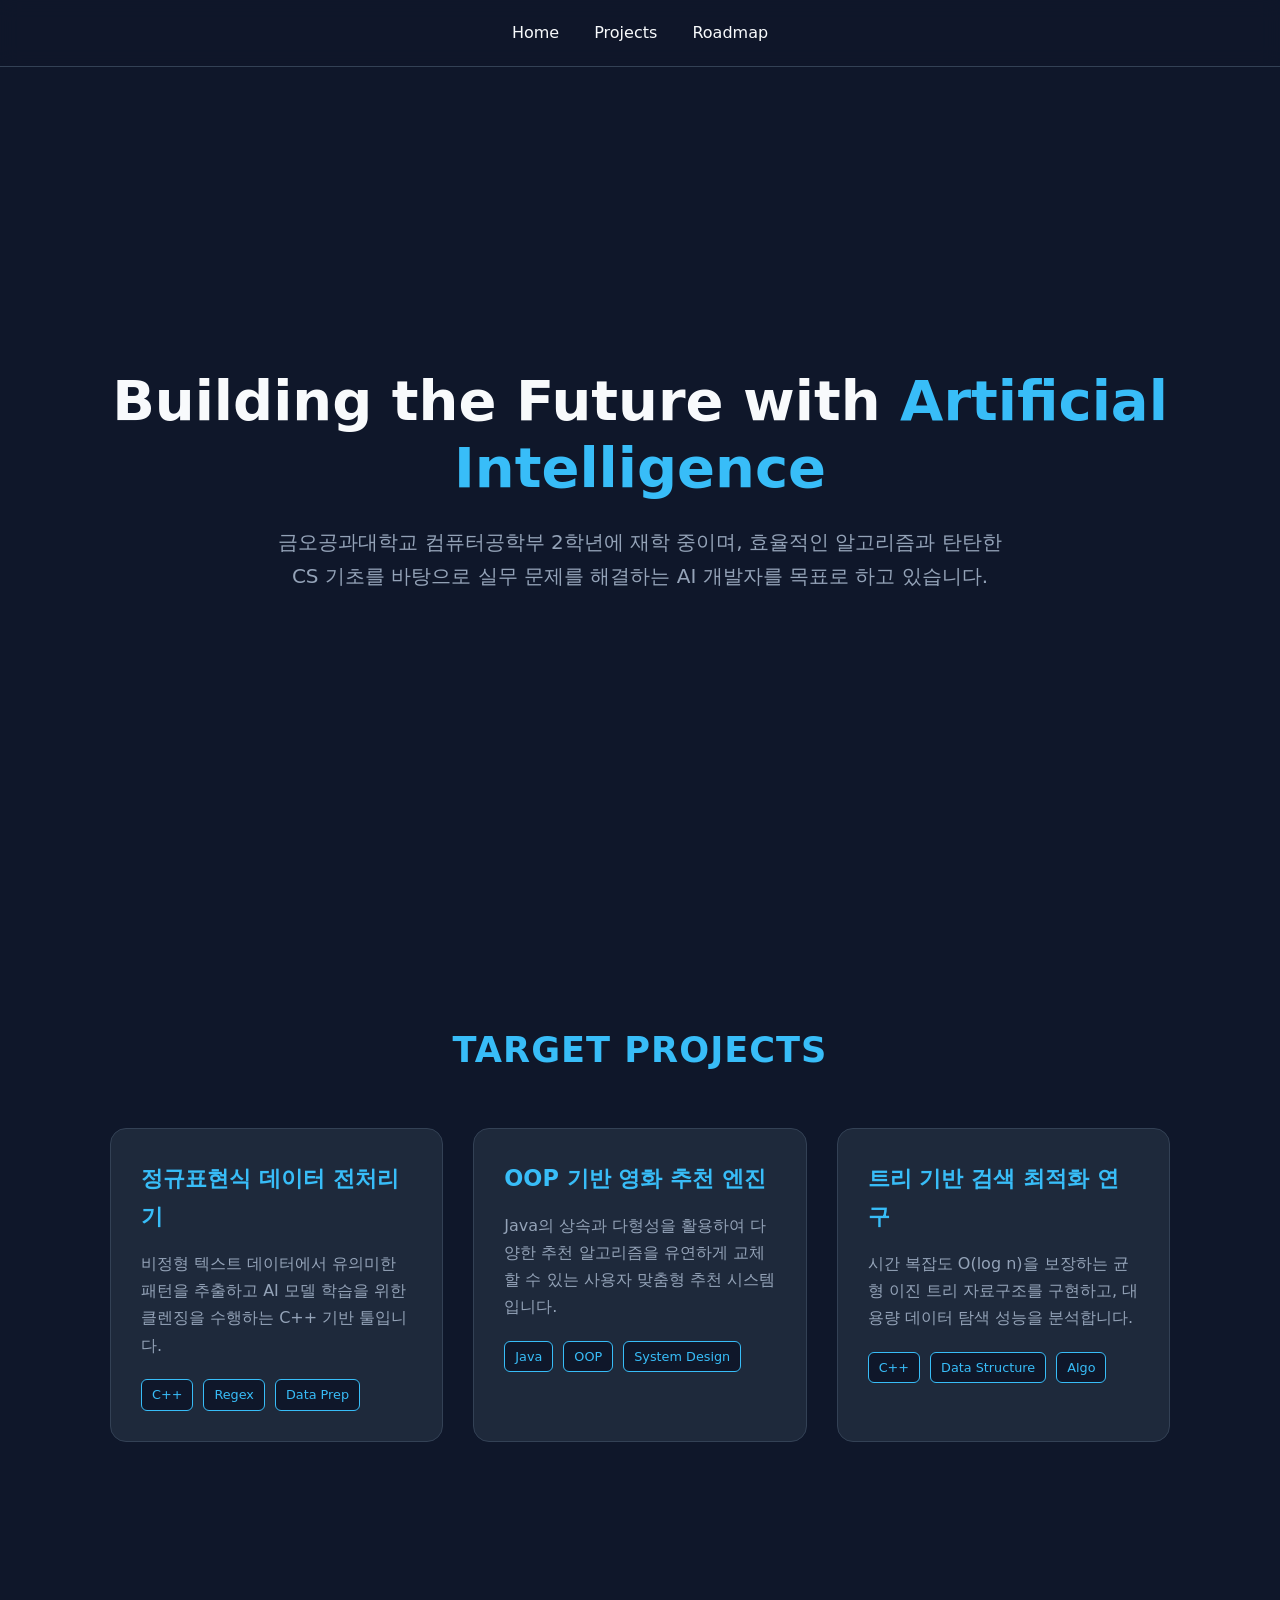
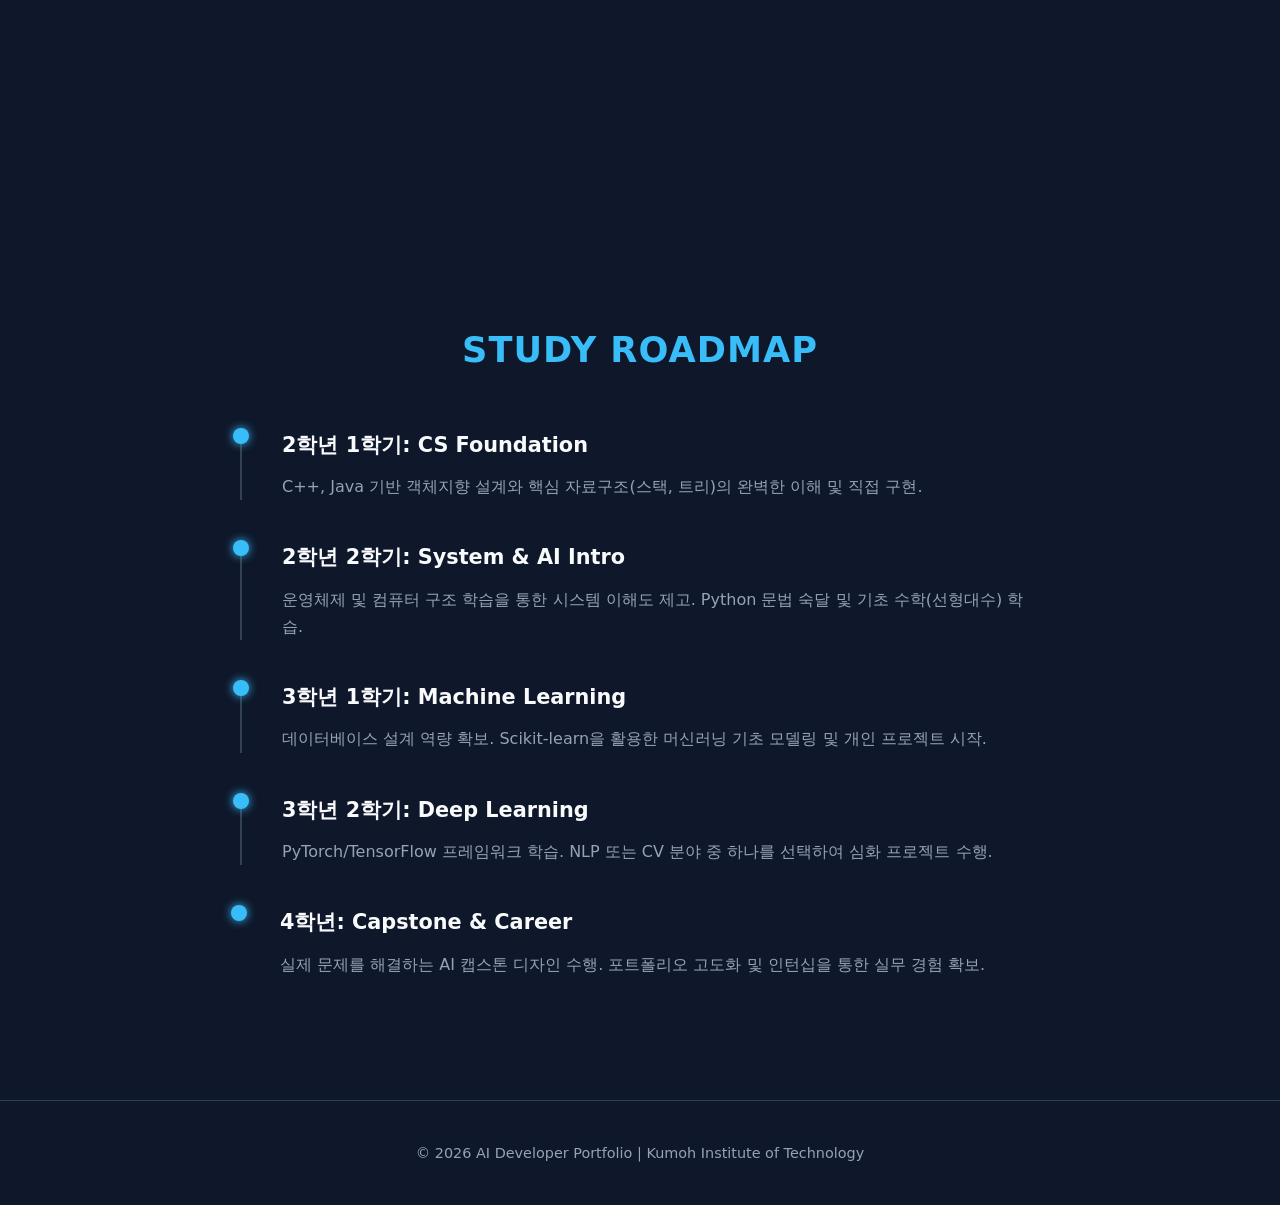
<file: index.html>
<!DOCTYPE html>
<html lang="ko">
<head>
    <meta charset="UTF-8">
    <meta name="viewport" content="width=device-width, initial-scale=1.0">
    <title>AI Developer Portfolio & Roadmap</title>
    <style>
        /* CSS Variables & Global Reset */
        :root {
            --bg-dark: #0f172a;
            --bg-card: #1e293b;
            --text-main: #f8fafc;
            --text-muted: #94a3b8;
            --accent: #38bdf8;
            --accent-glow: rgba(56, 189, 248, 0.2);
        }

        /* 자바스크립트 없이 부드러운 스크롤 구현 */
        html {
            scroll-behavior: smooth;
        }

        * { margin: 0; padding: 0; box-sizing: border-box; }
        body { 
            font-family: 'Pretendard', -apple-system, BlinkMacSystemFont, system-ui, Roboto, sans-serif; 
            background-color: var(--bg-dark); 
            color: var(--text-main); 
            line-height: 1.7; 
        }

        /* Navigation */
        header { 
            position: fixed; 
            top: 0; 
            width: 100%; 
            background: rgba(15, 23, 42, 0.8); 
            backdrop-filter: blur(10px);
            padding: 1.2rem 0; 
            border-bottom: 1px solid #334155; 
            z-index: 1000; 
            text-align: center; 
        }
        nav a { 
            color: var(--text-main); 
            text-decoration: none; 
            margin: 0 15px; 
            font-weight: 500; 
            font-size: 1rem; 
            transition: color 0.3s ease; 
        }
        nav a:hover { color: var(--accent); }

        /* Layout & Sections */
        section { 
            min-height: 100vh; 
            padding: 120px 20px 60px; 
            display: flex; 
            flex-direction: column; 
            align-items: center; 
            max-width: 1100px; 
            margin: 0 auto; 
        }
        h2 { 
            font-size: 2.2rem; 
            margin-bottom: 3rem; 
            color: var(--accent); 
            text-transform: uppercase;
            letter-spacing: 1px;
        }

        /* Home Section */
        #home { justify-content: center; text-align: center; }
        #home h1 { font-size: 3.5rem; margin-bottom: 1.5rem; line-height: 1.2; }
        #home p { font-size: 1.25rem; color: var(--text-muted); max-width: 750px; }

        /* Projects - Card Layout */
        .grid-container { 
            display: grid; 
            grid-template-columns: repeat(auto-fit, minmax(320px, 1fr)); 
            gap: 30px; 
            width: 100%; 
        }
        .card { 
            background: var(--bg-card); 
            border: 1px solid #334155; 
            border-radius: 16px; 
            padding: 30px; 
            transition: all 0.3s ease; 
        }
        .card:hover { 
            transform: translateY(-10px); 
            border-color: var(--accent);
            box-shadow: 0 10px 30px var(--accent-glow);
        }
        .card h3 { margin-bottom: 15px; font-size: 1.4rem; color: var(--accent); }
        .card p { font-size: 1rem; color: var(--text-muted); margin-bottom: 20px; }
        .tech-tags { display: flex; gap: 10px; flex-wrap: wrap; }
        .tag { font-size: 0.8rem; background: #0f172a; padding: 4px 10px; border-radius: 6px; color: var(--accent); border: 1px solid var(--accent); }

        /* Roadmap Section - Semester List */
        .roadmap-container { width: 100%; max-width: 800px; }
        .roadmap-item { 
            position: relative; 
            padding-left: 40px; 
            margin-bottom: 40px; 
            border-left: 2px solid #334155;
        }
        .roadmap-item::before {
            content: '';
            position: absolute;
            left: -9px;
            top: 0;
            width: 16px;
            height: 16px;
            border-radius: 50%;
            background: var(--accent);
            box-shadow: 0 0 10px var(--accent);
        }
        .semester-title { font-size: 1.3rem; font-weight: bold; margin-bottom: 10px; color: var(--text-main); }
        .plan-detail { color: var(--text-muted); }
        .plan-detail ul { margin-top: 8px; list-style-position: inside; }

        /* Footer */
        footer { text-align: center; padding: 40px; border-top: 1px solid #334155; color: var(--text-muted); font-size: 0.9rem; }
    </style>
</head>
<body>

    <header>
        <nav>
            <a href="#home">Home</a>
            <a href="#projects">Projects</a>
            <a href="#roadmap">Roadmap</a>
        </nav>
    </header>

    <section id="home">
        <h1>Building the Future with <span style="color: var(--accent);">Artificial Intelligence</span></h1>
        <p>금오공과대학교 컴퓨터공학부 2학년에 재학 중이며, 효율적인 알고리즘과 탄탄한 CS 기초를 바탕으로 실무 문제를 해결하는 AI 개발자를 목표로 하고 있습니다.</p>
    </section>

    <section id="projects">
        <h2>Target Projects</h2>
        <div class="grid-container">
            <div class="card">
                <h3>정규표현식 데이터 전처리기</h3>
                <p>비정형 텍스트 데이터에서 유의미한 패턴을 추출하고 AI 모델 학습을 위한 클렌징을 수행하는 C++ 기반 툴입니다.</p>
                <div class="tech-tags"><span class="tag">C++</span> <span class="tag">Regex</span> <span class="tag">Data Prep</span></div>
            </div>
            <div class="card">
                <h3>OOP 기반 영화 추천 엔진</h3>
                <p>Java의 상속과 다형성을 활용하여 다양한 추천 알고리즘을 유연하게 교체할 수 있는 사용자 맞춤형 추천 시스템입니다.</p>
                <div class="tech-tags"><span class="tag">Java</span> <span class="tag">OOP</span> <span class="tag">System Design</span></div>
            </div>
            <div class="card">
                <h3>트리 기반 검색 최적화 연구</h3>
                <p>시간 복잡도 O(log n)을 보장하는 균형 이진 트리 자료구조를 구현하고, 대용량 데이터 탐색 성능을 분석합니다.</p>
                <div class="tech-tags"><span class="tag">C++</span> <span class="tag">Data Structure</span> <span class="tag">Algo</span></div>
            </div>
        </div>
    </section>

    <section id="roadmap">
        <h2>Study Roadmap</h2>
        <div class="roadmap-container">
            <div class="roadmap-item">
                <div class="semester-title">2학년 1학기: CS Foundation</div>
                <div class="plan-detail">
                    C++, Java 기반 객체지향 설계와 핵심 자료구조(스택, 트리)의 완벽한 이해 및 직접 구현.
                </div>
            </div>
            <div class="roadmap-item">
                <div class="semester-title">2학년 2학기: System & AI Intro</div>
                <div class="plan-detail">
                    운영체제 및 컴퓨터 구조 학습을 통한 시스템 이해도 제고. Python 문법 숙달 및 기초 수학(선형대수) 학습.
                </div>
            </div>
            <div class="roadmap-item">
                <div class="semester-title">3학년 1학기: Machine Learning</div>
                <div class="plan-detail">
                    데이터베이스 설계 역량 확보. Scikit-learn을 활용한 머신러닝 기초 모델링 및 개인 프로젝트 시작.
                </div>
            </div>
            <div class="roadmap-item">
                <div class="semester-title">3학년 2학기: Deep Learning</div>
                <div class="plan-detail">
                    PyTorch/TensorFlow 프레임워크 학습. NLP 또는 CV 분야 중 하나를 선택하여 심화 프로젝트 수행.
                </div>
            </div>
            <div class="roadmap-item" style="border: none;">
                <div class="semester-title">4학년: Capstone & Career</div>
                <div class="plan-detail">
                    실제 문제를 해결하는 AI 캡스톤 디자인 수행. 포트폴리오 고도화 및 인턴십을 통한 실무 경험 확보.
                </div>
            </div>
        </div>
    </section>

    <footer>
        <p>&copy; 2026 AI Developer Portfolio | Kumoh Institute of Technology</p>
    </footer>

</body>
</html>
</file>
